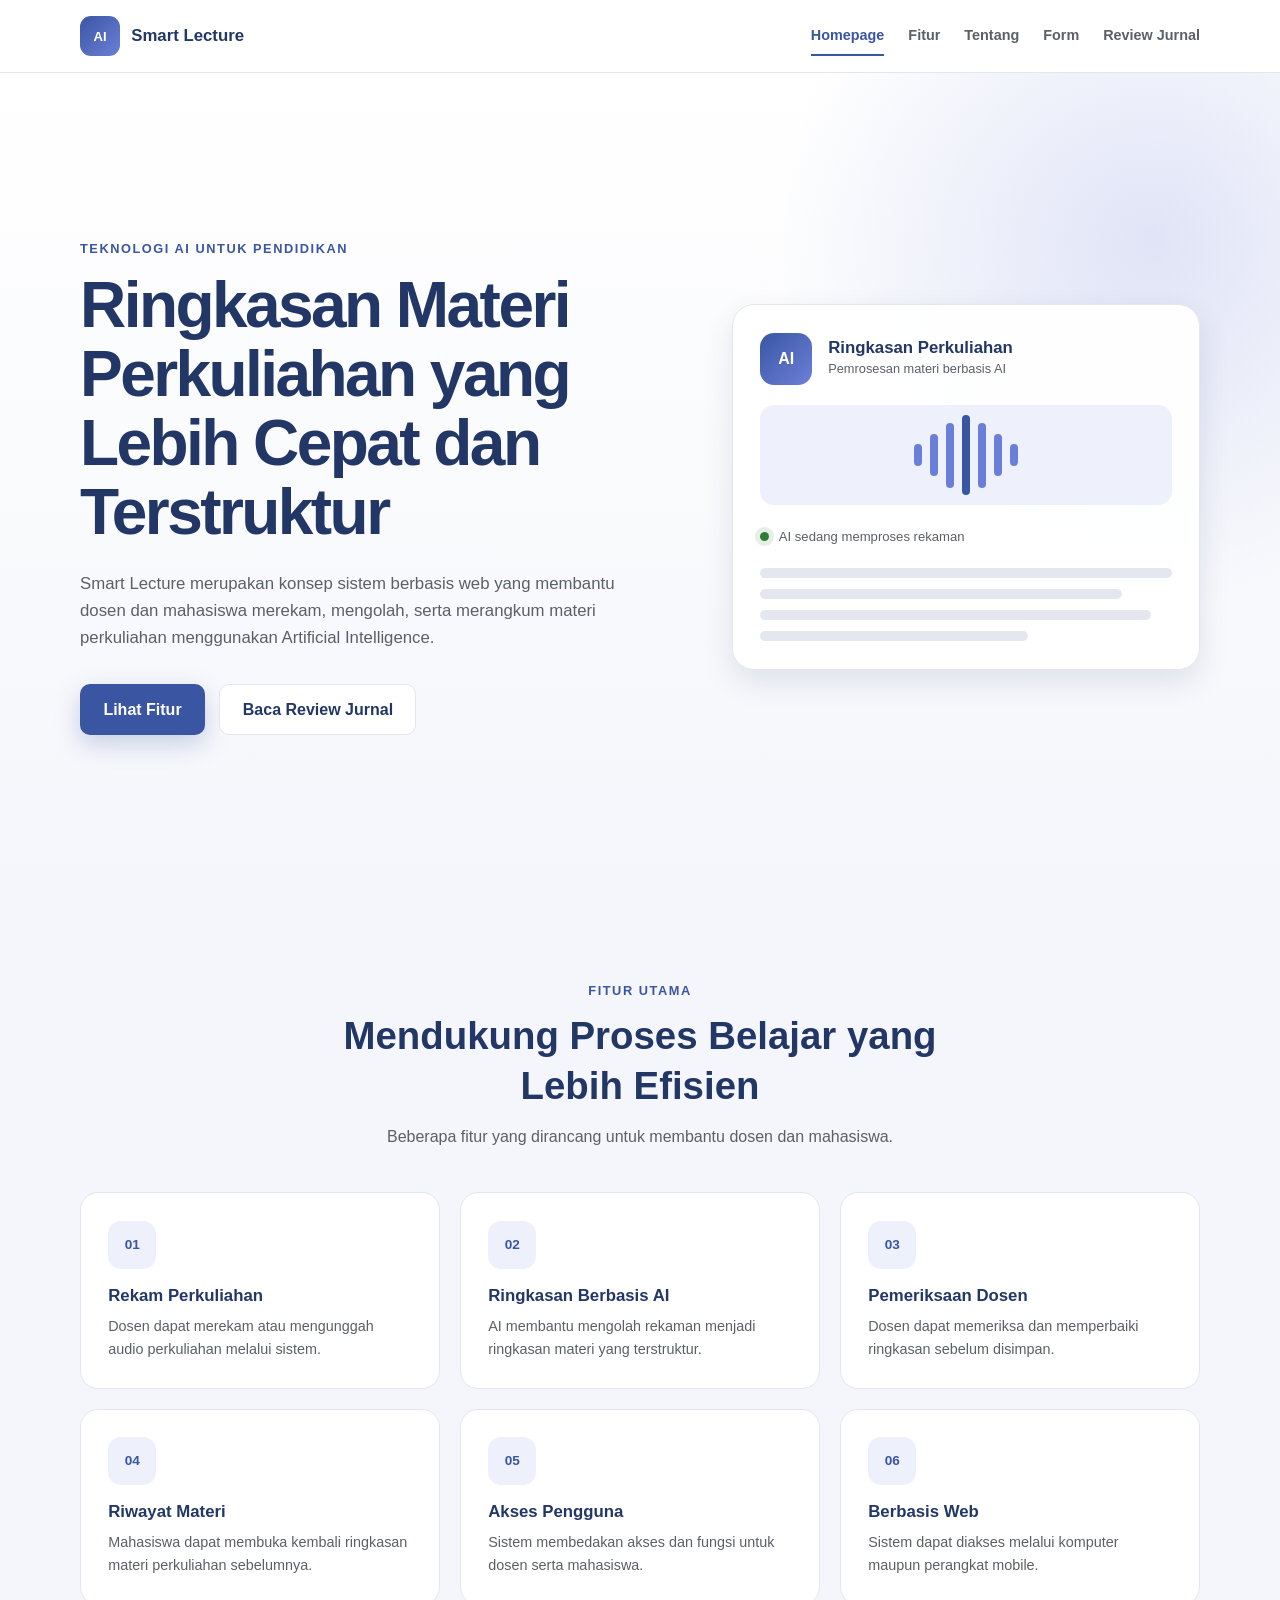
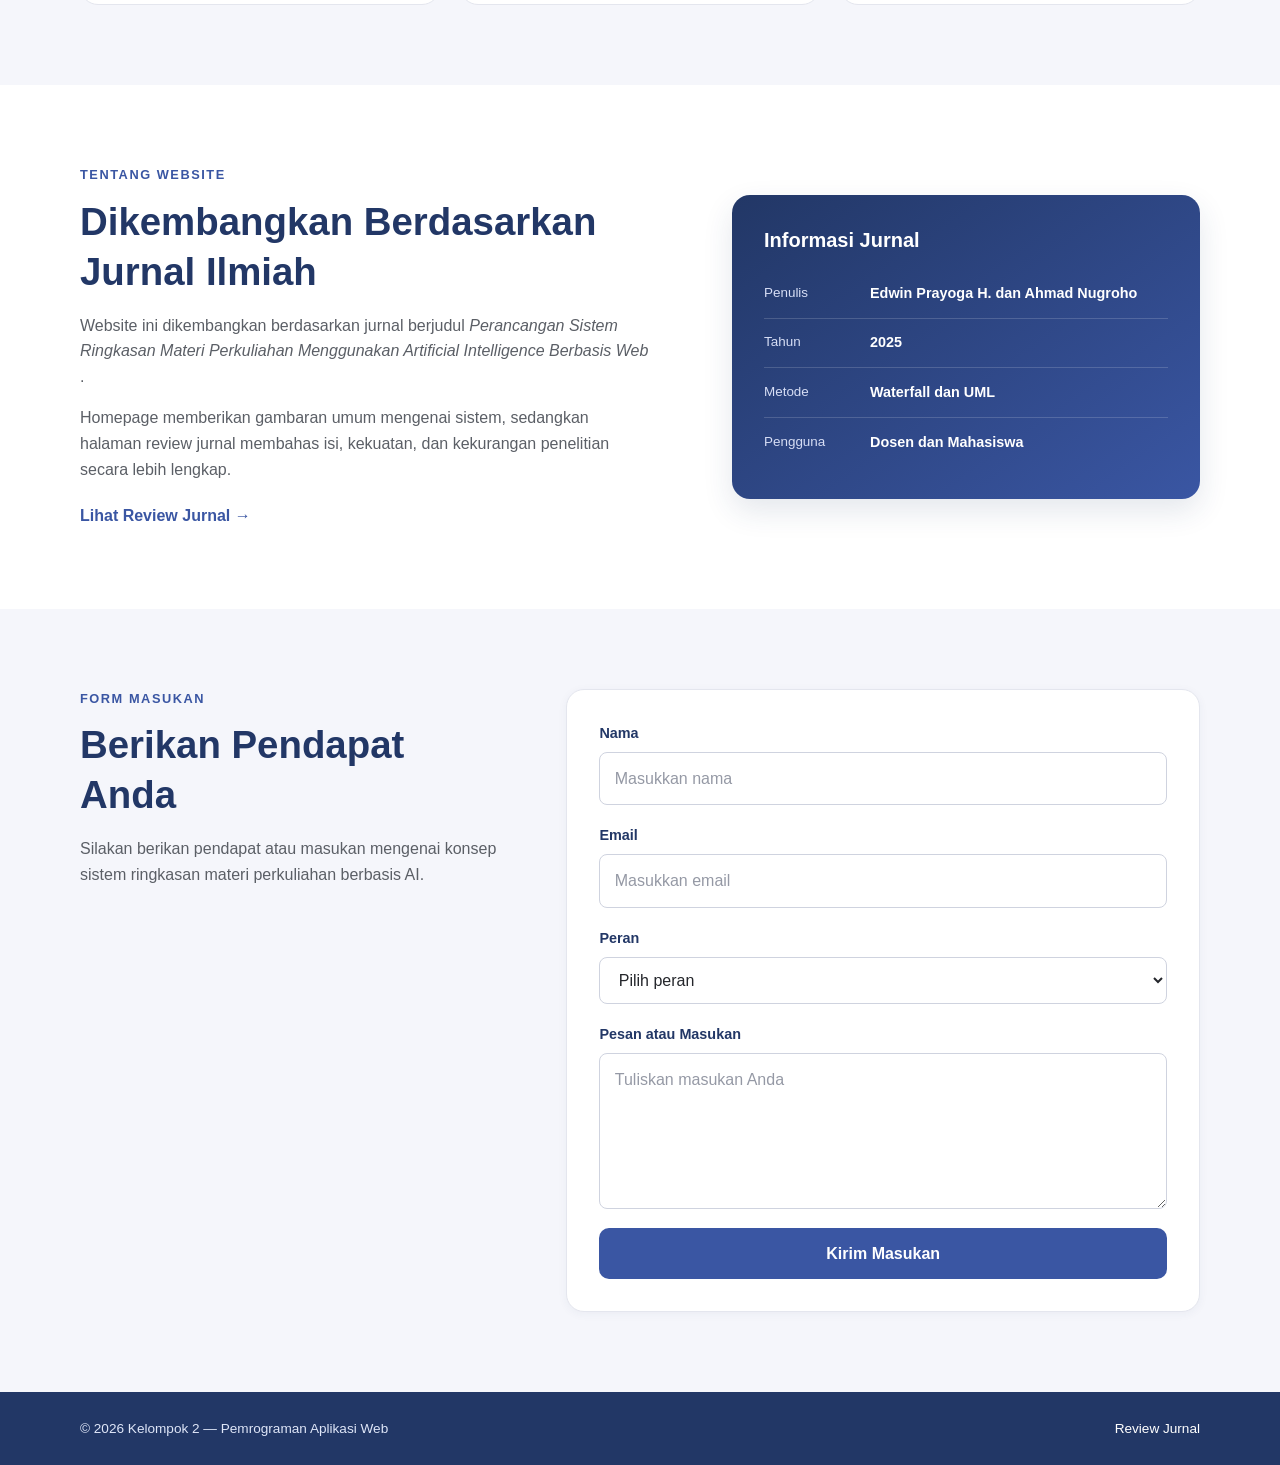
<file: index.html>
<!DOCTYPE html>
<html lang="id">
<head>
  <meta charset="UTF-8">
  <meta name="viewport" content="width=device-width, initial-scale=1.0">

  <title>Smart Lecture | Homepage</title>

  <link rel="stylesheet" href="css/style.css">
</head>

<body class="homepage">

  <!-- Header dan navigasi menggunakan Flexbox -->
  <header class="home-header">
    <div class="home-container navbar">

      <a href="index.html" class="logo">
        <span class="logo-icon">AI</span>
        <span>Smart Lecture</span>
      </a>

      <nav>
        <ul class="nav-menu">
          <li><a href="index.html" class="active">Homepage</a></li>
          <li><a href="#fitur">Fitur</a></li>
          <li><a href="#tentang">Tentang</a></li>
          <li><a href="#form">Form</a></li>
          <li><a href="landing-page.html">Review Jurnal</a></li>
        </ul>
      </nav>

    </div>
  </header>

  <main>

    <!-- Hero section menggunakan CSS Grid -->
    <section class="hero-section">
      <div class="home-container hero-grid">

        <div class="hero-text">
          <p class="hero-label">Teknologi AI untuk Pendidikan</p>

          <h1>
            Ringkasan Materi Perkuliahan yang Lebih Cepat dan Terstruktur
          </h1>

          <p class="hero-description">
            Smart Lecture merupakan konsep sistem berbasis web yang membantu
            dosen dan mahasiswa merekam, mengolah, serta merangkum materi
            perkuliahan menggunakan Artificial Intelligence.
          </p>

          <div class="hero-buttons">
            <a href="#fitur" class="button primary-button">
              Lihat Fitur
            </a>

            <a href="landing-page.html" class="button secondary-button">
              Baca Review Jurnal
            </a>
          </div>
        </div>

        <div class="hero-card">
          <div class="hero-card-header">
            <span class="card-icon">AI</span>

            <div>
              <h2>Ringkasan Perkuliahan</h2>
              <p>Pemrosesan materi berbasis AI</p>
            </div>
          </div>

          <div class="audio-box">
            <span></span>
            <span></span>
            <span></span>
            <span></span>
            <span></span>
            <span></span>
            <span></span>
          </div>

          <div class="process-status">
            <span class="status-dot"></span>
            AI sedang memproses rekaman
          </div>

          <div class="summary-preview">
            <span></span>
            <span></span>
            <span></span>
            <span></span>
          </div>
        </div>

      </div>
    </section>

    <!-- Daftar fitur menggunakan CSS Grid -->
    <section class="feature-section" id="fitur">
      <div class="home-container">

        <div class="section-title">
          <p>Fitur Utama</p>
          <h2>Mendukung Proses Belajar yang Lebih Efisien</h2>
          <span>
            Beberapa fitur yang dirancang untuk membantu dosen dan mahasiswa.
          </span>
        </div>

        <div class="feature-grid">

          <article class="feature-card">
            <div class="feature-icon">01</div>
            <h3>Rekam Perkuliahan</h3>
            <p>
              Dosen dapat merekam atau mengunggah audio perkuliahan melalui
              sistem.
            </p>
          </article>

          <article class="feature-card">
            <div class="feature-icon">02</div>
            <h3>Ringkasan Berbasis AI</h3>
            <p>
              AI membantu mengolah rekaman menjadi ringkasan materi yang
              terstruktur.
            </p>
          </article>

          <article class="feature-card">
            <div class="feature-icon">03</div>
            <h3>Pemeriksaan Dosen</h3>
            <p>
              Dosen dapat memeriksa dan memperbaiki ringkasan sebelum
              disimpan.
            </p>
          </article>

          <article class="feature-card">
            <div class="feature-icon">04</div>
            <h3>Riwayat Materi</h3>
            <p>
              Mahasiswa dapat membuka kembali ringkasan materi perkuliahan
              sebelumnya.
            </p>
          </article>

          <article class="feature-card">
            <div class="feature-icon">05</div>
            <h3>Akses Pengguna</h3>
            <p>
              Sistem membedakan akses dan fungsi untuk dosen serta mahasiswa.
            </p>
          </article>

          <article class="feature-card">
            <div class="feature-icon">06</div>
            <h3>Berbasis Web</h3>
            <p>
              Sistem dapat diakses melalui komputer maupun perangkat mobile.
            </p>
          </article>

        </div>
      </div>
    </section>

    <!-- Bagian tentang -->
    <section class="about-section" id="tentang">
      <div class="home-container about-grid">

        <div class="about-text">
          <p class="section-label">Tentang Website</p>

          <h2>Dikembangkan Berdasarkan Jurnal Ilmiah</h2>

          <p>
            Website ini dikembangkan berdasarkan jurnal berjudul
            <em>
              Perancangan Sistem Ringkasan Materi Perkuliahan Menggunakan
              Artificial Intelligence Berbasis Web
            </em>.
          </p>

          <p>
            Homepage memberikan gambaran umum mengenai sistem, sedangkan
            halaman review jurnal membahas isi, kekuatan, dan kekurangan
            penelitian secara lebih lengkap.
          </p>

          <a href="landing-page.html" class="about-link">
            Lihat Review Jurnal →
          </a>
        </div>

        <div class="journal-card">
          <h3>Informasi Jurnal</h3>

          <dl>
            <div>
              <dt>Penulis</dt>
              <dd>Edwin Prayoga H. dan Ahmad Nugroho</dd>
            </div>

            <div>
              <dt>Tahun</dt>
              <dd>2025</dd>
            </div>

            <div>
              <dt>Metode</dt>
              <dd>Waterfall dan UML</dd>
            </div>

            <div>
              <dt>Pengguna</dt>
              <dd>Dosen dan Mahasiswa</dd>
            </div>
          </dl>
        </div>

      </div>
    </section>

    <!-- Form dengan label dan input -->
    <section class="form-section" id="form">
      <div class="home-container form-grid">

        <div class="form-description">
          <p class="section-label">Form Masukan</p>

          <h2>Berikan Pendapat Anda</h2>

          <p>
            Silakan berikan pendapat atau masukan mengenai konsep sistem
            ringkasan materi perkuliahan berbasis AI.
          </p>
        </div>

        <form class="feedback-form">

          <div class="form-group">
            <label for="nama">Nama</label>
            <input
              type="text"
              id="nama"
              name="nama"
              placeholder="Masukkan nama"
              required
            >
          </div>

          <div class="form-group">
            <label for="email">Email</label>
            <input
              type="email"
              id="email"
              name="email"
              placeholder="Masukkan email"
              required
            >
          </div>

          <div class="form-group">
            <label for="peran">Peran</label>
            <select id="peran" name="peran" required>
              <option value="">Pilih peran</option>
              <option value="mahasiswa">Mahasiswa</option>
              <option value="dosen">Dosen</option>
              <option value="lainnya">Lainnya</option>
            </select>
          </div>

          <div class="form-group">
            <label for="pesan">Pesan atau Masukan</label>
            <textarea
              id="pesan"
              name="pesan"
              rows="5"
              placeholder="Tuliskan masukan Anda"
              required
            ></textarea>
          </div>

          <button type="submit" class="submit-button">
            Kirim Masukan
          </button>

        </form>

      </div>
    </section>

  </main>

  <footer class="home-footer">
    <div class="home-container footer-content">
      <p>© 2026 Kelompok 2 — Pemrograman Aplikasi Web</p>
      <a href="landing-page.html">Review Jurnal</a>
    </div>
  </footer>

</body>
</html>
</file>
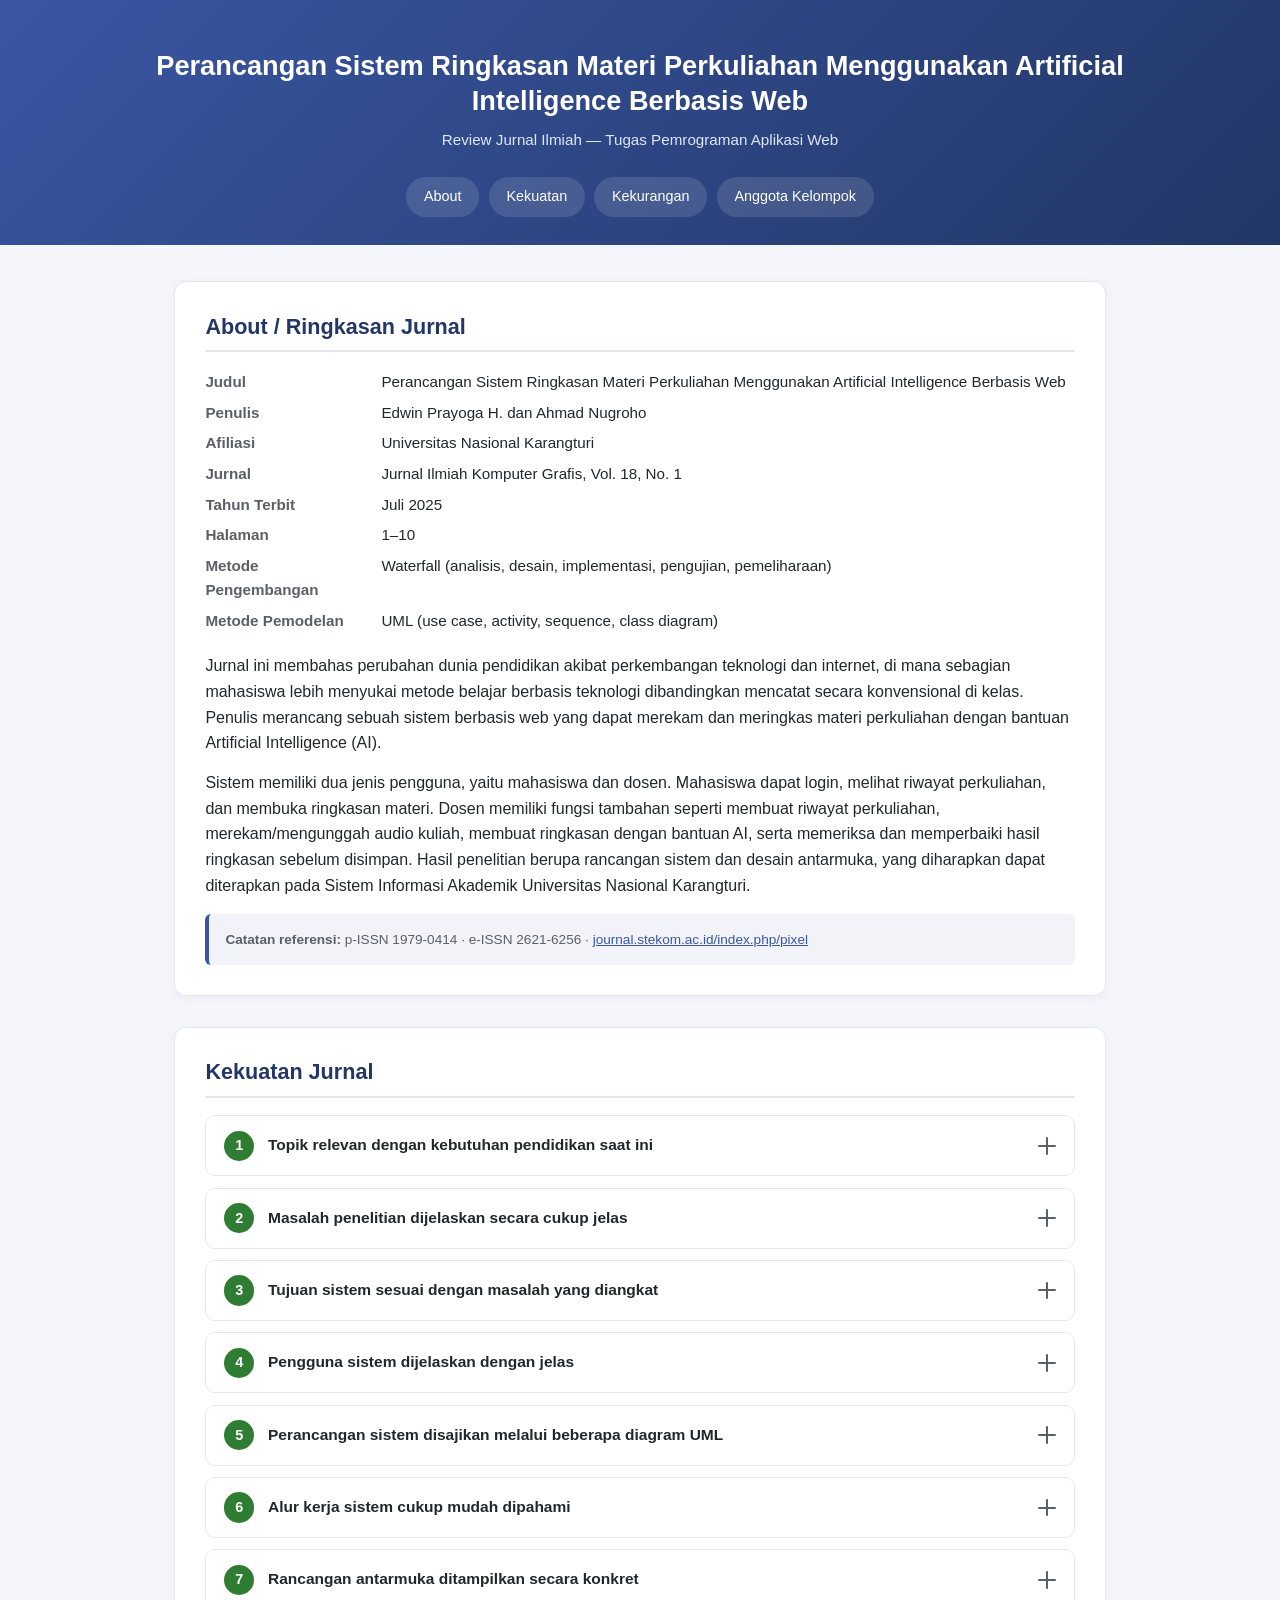
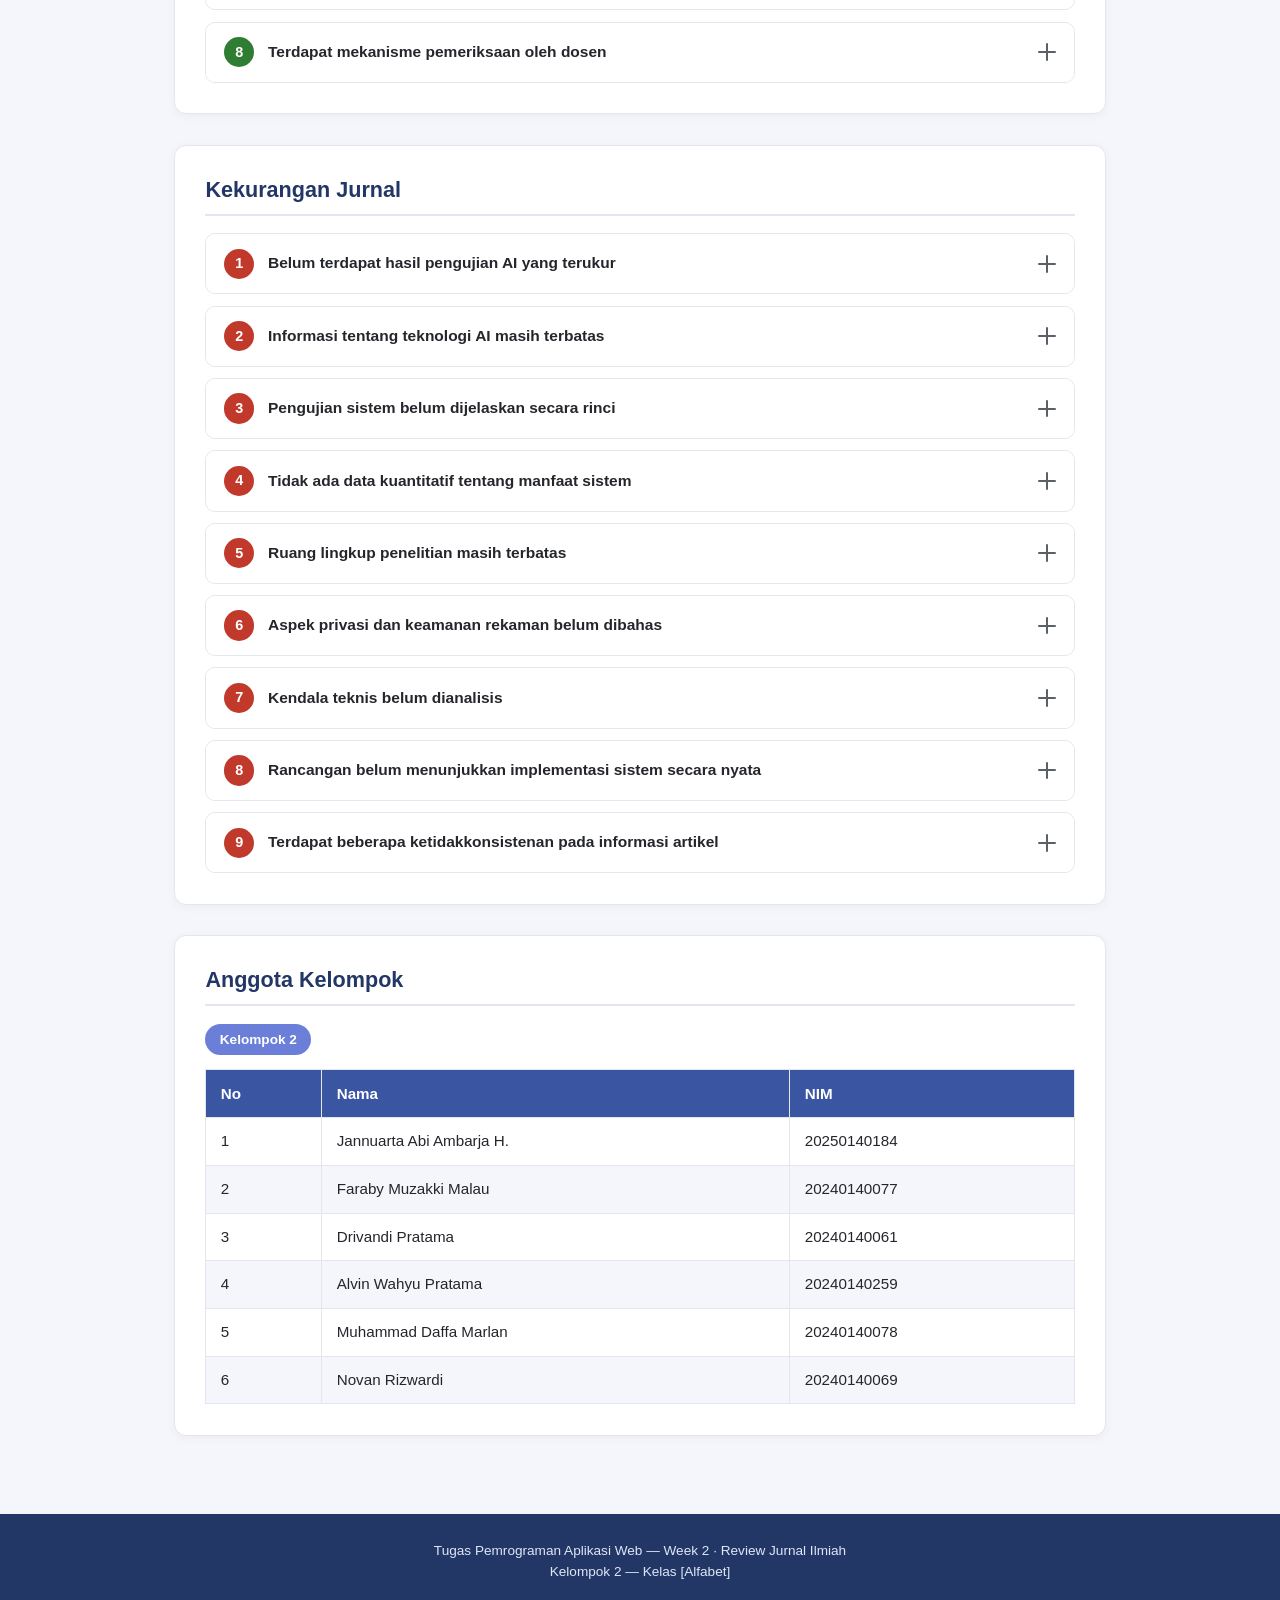
<file: landing-page.html>
<!DOCTYPE html>
<html lang="id">
<head>
  <meta charset="UTF-8">
  <meta name="viewport" content="width=device-width, initial-scale=1.0">
  <title>Review Jurnal | Perancangan Sistem Ringkasan Materi Perkuliahan Berbasis AI</title>
  <link rel="stylesheet" href="css/style.css">
</head>
<body>

  <header>
    <h1>Perancangan Sistem Ringkasan Materi Perkuliahan Menggunakan Artificial Intelligence Berbasis Web</h1>
    <p class="subtitle">Review Jurnal Ilmiah — Tugas Pemrograman Aplikasi Web</p>

    <nav>
      <ul>
        <li><a href="#about">About</a></li>
        <li><a href="#kekuatan">Kekuatan</a></li>
        <li><a href="#kekurangan">Kekurangan</a></li>
        <li><a href="#anggota">Anggota Kelompok</a></li>
      </ul>
    </nav>
  </header>

  <main>

    <section id="about">
      <h2>About / Ringkasan Jurnal</h2>
      <article>
        <dl class="journal-meta">
          <dt>Judul</dt>
          <dd>Perancangan Sistem Ringkasan Materi Perkuliahan Menggunakan Artificial Intelligence Berbasis Web</dd>

          <dt>Penulis</dt>
          <dd>Edwin Prayoga H. dan Ahmad Nugroho</dd>

          <dt>Afiliasi</dt>
          <dd>Universitas Nasional Karangturi</dd>

          <dt>Jurnal</dt>
          <dd>Jurnal Ilmiah Komputer Grafis, Vol. 18, No. 1</dd>

          <dt>Tahun Terbit</dt>
          <dd>Juli 2025</dd>

          <dt>Halaman</dt>
          <dd>1–10</dd>

          <dt>Metode Pengembangan</dt>
          <dd>Waterfall (analisis, desain, implementasi, pengujian, pemeliharaan)</dd>

          <dt>Metode Pemodelan</dt>
          <dd>UML (use case, activity, sequence, class diagram)</dd>
        </dl>

        <p>
          Jurnal ini membahas perubahan dunia pendidikan akibat perkembangan teknologi dan internet, di mana
          sebagian mahasiswa lebih menyukai metode belajar berbasis teknologi dibandingkan mencatat secara
          konvensional di kelas. Penulis merancang sebuah sistem berbasis web yang dapat merekam dan meringkas
          materi perkuliahan dengan bantuan Artificial Intelligence (AI).
        </p>
        <p>
          Sistem memiliki dua jenis pengguna, yaitu mahasiswa dan dosen. Mahasiswa dapat login, melihat riwayat
          perkuliahan, dan membuka ringkasan materi. Dosen memiliki fungsi tambahan seperti membuat riwayat
          perkuliahan, merekam/mengunggah audio kuliah, membuat ringkasan dengan bantuan AI, serta memeriksa dan
          memperbaiki hasil ringkasan sebelum disimpan. Hasil penelitian berupa rancangan sistem dan desain
          antarmuka, yang diharapkan dapat diterapkan pada Sistem Informasi Akademik Universitas Nasional
          Karangturi.
        </p>
      </article>

      <aside>
        <p><strong>Catatan referensi:</strong> p-ISSN 1979-0414 · e-ISSN 2621-6256 ·
          <a href="http://journal.stekom.ac.id/index.php/pixel" target="_blank" rel="noopener">journal.stekom.ac.id/index.php/pixel</a>
        </p>
      </aside>
    </section>

    <section id="kekuatan">
      <h2>Kekuatan Jurnal</h2>
      <ol class="point-list strength">

        <li class="point-item">
          <button class="point-toggle" aria-expanded="false">
            <span class="point-number">1</span>
            <span class="point-title">Topik relevan dengan kebutuhan pendidikan saat ini</span>
            <span class="point-icon" aria-hidden="true"></span>
          </button>
          <div class="point-detail">
            <p>Jurnal membahas pemanfaatan AI untuk membantu proses perkuliahan, khususnya pencatatan dan peringkasan materi.</p>
          </div>
        </li>

        <li class="point-item">
          <button class="point-toggle" aria-expanded="false">
            <span class="point-number">2</span>
            <span class="point-title">Masalah penelitian dijelaskan secara cukup jelas</span>
            <span class="point-icon" aria-hidden="true"></span>
          </button>
          <div class="point-detail">
            <p>Penulis menghubungkan kegiatan mencatat dengan kemungkinan berkurangnya fokus mahasiswa dalam mengikuti interaksi pembelajaran.</p>
          </div>
        </li>

        <li class="point-item">
          <button class="point-toggle" aria-expanded="false">
            <span class="point-number">3</span>
            <span class="point-title">Tujuan sistem sesuai dengan masalah yang diangkat</span>
            <span class="point-icon" aria-hidden="true"></span>
          </button>
          <div class="point-detail">
            <p>Sistem yang dirancang memang diarahkan untuk merekam perkuliahan, menghasilkan ringkasan, dan menyimpan dokumentasi materi.</p>
          </div>
        </li>

        <li class="point-item">
          <button class="point-toggle" aria-expanded="false">
            <span class="point-number">4</span>
            <span class="point-title">Pengguna sistem dijelaskan dengan jelas</span>
            <span class="point-icon" aria-hidden="true"></span>
          </button>
          <div class="point-detail">
            <p>Jurnal membedakan hak akses mahasiswa dan dosen. Mahasiswa berperan sebagai pengguna ringkasan, sedangkan dosen dapat membuat, memeriksa, dan mengubah ringkasan.</p>
          </div>
        </li>

        <li class="point-item">
          <button class="point-toggle" aria-expanded="false">
            <span class="point-number">5</span>
            <span class="point-title">Perancangan sistem disajikan melalui beberapa diagram UML</span>
            <span class="point-icon" aria-hidden="true"></span>
          </button>
          <div class="point-detail">
            <p>Penggunaan use case diagram, activity diagram, sequence diagram, dan class diagram membantu pembaca memahami fungsi, alur aktivitas, proses antarobjek, serta hubungan kelas dalam sistem.</p>
          </div>
        </li>

        <li class="point-item">
          <button class="point-toggle" aria-expanded="false">
            <span class="point-number">6</span>
            <span class="point-title">Alur kerja sistem cukup mudah dipahami</span>
            <span class="point-icon" aria-hidden="true"></span>
          </button>
          <div class="point-detail">
            <p>Prosesnya dimulai dari login, pemilihan riwayat perkuliahan, perekaman atau pengunggahan audio, pemrosesan AI, pemeriksaan hasil, lalu penyimpanan data.</p>
          </div>
        </li>

        <li class="point-item">
          <button class="point-toggle" aria-expanded="false">
            <span class="point-number">7</span>
            <span class="point-title">Rancangan antarmuka ditampilkan secara konkret</span>
            <span class="point-icon" aria-hidden="true"></span>
          </button>
          <div class="point-detail">
            <p>Jurnal menyertakan desain halaman login, beranda, riwayat perkuliahan, ringkasan materi, serta halaman pembuatan riwayat perkuliahan dosen.</p>
          </div>
        </li>

        <li class="point-item">
          <button class="point-toggle" aria-expanded="false">
            <span class="point-number">8</span>
            <span class="point-title">Terdapat mekanisme pemeriksaan oleh dosen</span>
            <span class="point-icon" aria-hidden="true"></span>
          </button>
          <div class="point-detail">
            <p>Hasil AI tidak langsung dianggap benar, tetapi ditampilkan kembali agar dosen dapat memeriksa dan memperbaiki ringkasan. Hal ini penting karena ringkasan AI masih mungkin mengandung kesalahan.</p>
          </div>
        </li>

      </ol>
    </section>

    <section id="kekurangan">
      <h2>Kekurangan Jurnal</h2>
      <ol class="point-list weakness">

        <li class="point-item">
          <button class="point-toggle" aria-expanded="false">
            <span class="point-number">1</span>
            <span class="point-title">Belum terdapat hasil pengujian AI yang terukur</span>
            <span class="point-icon" aria-hidden="true"></span>
          </button>
          <div class="point-detail">
            <p>Jurnal tidak menyajikan ukuran akurasi ringkasan, tingkat kesalahan transkripsi, kualitas hasil ringkasan, atau perbandingan hasil AI dengan ringkasan buatan manusia.</p>
          </div>
        </li>

        <li class="point-item">
          <button class="point-toggle" aria-expanded="false">
            <span class="point-number">2</span>
            <span class="point-title">Informasi tentang teknologi AI masih terbatas</span>
            <span class="point-icon" aria-hidden="true"></span>
          </button>
          <div class="point-detail">
            <p>Penulis menyebut adanya model AI yang memproses rekaman audio, tetapi tidak menjelaskan nama model, algoritma, layanan, bahasa pemrograman, atau teknologi pengenalan suara yang digunakan.</p>
          </div>
        </li>

        <li class="point-item">
          <button class="point-toggle" aria-expanded="false">
            <span class="point-number">3</span>
            <span class="point-title">Pengujian sistem belum dijelaskan secara rinci</span>
            <span class="point-icon" aria-hidden="true"></span>
          </button>
          <div class="point-detail">
            <p>Disebutkan sistem akan diuji oleh calon pengguna, tetapi jurnal tidak menyampaikan jumlah penguji, instrumen pengujian, skenario pengujian, hasil pengujian, maupun persentase keberhasilan setiap fungsi.</p>
          </div>
        </li>

        <li class="point-item">
          <button class="point-toggle" aria-expanded="false">
            <span class="point-number">4</span>
            <span class="point-title">Tidak ada data kuantitatif tentang manfaat sistem</span>
            <span class="point-icon" aria-hidden="true"></span>
          </button>
          <div class="point-detail">
            <p>Klaim bahwa sistem dapat meningkatkan interaksi, minat belajar, atau kualitas pendidikan belum dibuktikan melalui survei, eksperimen, atau perbandingan sebelum dan sesudah penggunaan sistem.</p>
          </div>
        </li>

        <li class="point-item">
          <button class="point-toggle" aria-expanded="false">
            <span class="point-number">5</span>
            <span class="point-title">Ruang lingkup penelitian masih terbatas</span>
            <span class="point-icon" aria-hidden="true"></span>
          </button>
          <div class="point-detail">
            <p>Penelitian dilakukan berdasarkan pengamatan terhadap SIA Universitas Nasional Karangturi dan wawancara dengan mahasiswa serta dosen, tetapi jumlah responden dan karakteristiknya tidak dijelaskan.</p>
          </div>
        </li>

        <li class="point-item">
          <button class="point-toggle" aria-expanded="false">
            <span class="point-number">6</span>
            <span class="point-title">Aspek privasi dan keamanan rekaman belum dibahas</span>
            <span class="point-icon" aria-hidden="true"></span>
          </button>
          <div class="point-detail">
            <p>Sistem memproses audio perkuliahan yang kemungkinan memuat suara dosen dan mahasiswa. Jurnal belum menjelaskan izin perekaman, perlindungan data, hak akses rekaman, lama penyimpanan, atau keamanan data.</p>
          </div>
        </li>

        <li class="point-item">
          <button class="point-toggle" aria-expanded="false">
            <span class="point-number">7</span>
            <span class="point-title">Kendala teknis belum dianalisis</span>
            <span class="point-icon" aria-hidden="true"></span>
          </button>
          <div class="point-detail">
            <p>Jurnal belum membahas pengaruh kualitas suara, kebisingan kelas, banyaknya pembicara, penggunaan bahasa atau istilah teknis, serta kemungkinan gangguan jaringan terhadap hasil AI.</p>
          </div>
        </li>

        <li class="point-item">
          <button class="point-toggle" aria-expanded="false">
            <span class="point-number">8</span>
            <span class="point-title">Rancangan belum menunjukkan implementasi sistem secara nyata</span>
            <span class="point-icon" aria-hidden="true"></span>
          </button>
          <div class="point-detail">
            <p>Walaupun terdapat desain antarmuka menggunakan Figma, isi jurnal lebih banyak menunjukkan rancangan dan tampilan. Belum ditunjukkan bukti bahwa sistem telah digunakan dalam perkuliahan nyata secara menyeluruh.</p>
          </div>
        </li>

        <li class="point-item">
          <button class="point-toggle" aria-expanded="false">
            <span class="point-number">9</span>
            <span class="point-title">Terdapat beberapa ketidakkonsistenan pada informasi artikel</span>
            <span class="point-icon" aria-hidden="true"></span>
          </button>
          <div class="point-detail">
            <p>Header halaman pertama mencantumkan rentang halaman 1–8, sedangkan bagian lain mencantumkan 1–10. Informasi tanggal penerimaan pada bagian awal juga tampak tidak konsisten dengan riwayat artikel.</p>
          </div>
        </li>

      </ol>
    </section>

    <section id="anggota">
      <h2>Anggota Kelompok</h2>
      <p class="group-label">Kelompok 2</p>
      <table class="member-table">
        <thead>
          <tr>
            <th>No</th>
            <th>Nama</th>
            <th>NIM</th>
          </tr>
        </thead>
        <tbody>
          <tr>
            <td>1</td>
            <td>Jannuarta Abi Ambarja H.</td>
            <td>20250140184</td>
          </tr>
          <tr>
            <td>2</td>
            <td>Faraby Muzakki Malau</td>
            <td>20240140077</td>
          </tr>
          <tr>
            <td>3</td>
            <td>Drivandi Pratama</td>
            <td>20240140061</td>
          </tr>
          <tr>
            <td>4</td>
            <td>Alvin Wahyu Pratama</td>
            <td>20240140259</td>
          </tr>
          <tr>
            <td>5</td>
            <td>Muhammad Daffa Marlan</td>
            <td>20240140078</td>
          </tr>
          <tr>
            <td>6</td>
            <td>Novan Rizwardi</td>
            <td>20240140069</td>
          </tr>
        </tbody>
      </table>
    </section>

  </main>

  <footer>
    <p>Tugas Pemrograman Aplikasi Web — Week 2 · Review Jurnal Ilmiah</p>
    <p>Kelompok 2 — Kelas [Alfabet]</p>
  </footer>

  <script>
    document.querySelectorAll('.point-toggle').forEach(function (btn) {
      btn.addEventListener('click', function () {
        var item = btn.closest('.point-item');
        var detail = item.querySelector('.point-detail');
        var isOpen = btn.getAttribute('aria-expanded') === 'true';

        if (isOpen) {
          detail.style.maxHeight = null;
          btn.setAttribute('aria-expanded', 'false');
          item.classList.remove('open');
        } else {
          btn.setAttribute('aria-expanded', 'true');
          item.classList.add('open');
          detail.style.maxHeight = detail.scrollHeight + 'px';
        }
      });
    });
  </script>

</body>
</html>
</file>
<file: css/style.css>
/* ==========================================================
   1. RESET, VARIABLES, DAN BASE
   ========================================================== */

* {
  box-sizing: border-box;
  margin: 0;
  padding: 0;
}

:root {
  --color-bg: #f5f6fb;
  --color-surface: #ffffff;
  --color-primary: #3a56a3;
  --color-primary-dark: #223766;
  --color-accent: #6c7fd8;
  --color-strength: #2e7d32;
  --color-weakness: #c0392b;
  --color-text: #24262b;
  --color-muted: #5b5f66;
  --color-border: #e4e6ee;
  --color-soft: #eef1fb;

  --radius-small: 8px;
  --radius: 12px;
  --radius-large: 18px;

  --max-width: 1120px;

  --shadow-small: 0 2px 10px rgba(34, 55, 102, 0.05);
  --shadow: 0 12px 30px rgba(34, 55, 102, 0.12);

  --transition-fast: 0.2s ease;
  --transition-smooth: 0.35s cubic-bezier(0.4, 0, 0.2, 1);

  font-family: "Segoe UI", Roboto, Arial, sans-serif;
}

html {
  scroll-behavior: smooth;
}

body {
  background-color: var(--color-bg);
  color: var(--color-text);
  line-height: 1.6;
}

img {
  display: block;
  max-width: 100%;
}

a {
  color: var(--color-primary);
}

button,
input,
select,
textarea {
  font: inherit;
}

h1,
h2,
h3 {
  color: var(--color-primary-dark);
  line-height: 1.3;
}

/* ==========================================================
   2. LANDING PAGE LAMA
   Semua style ini berlaku ketika body tidak memiliki
   class="homepage"
   ========================================================== */

body:not(.homepage) > header {
  padding: 3rem 1.5rem 1.75rem;
  background:
    linear-gradient(
      135deg,
      var(--color-primary),
      var(--color-primary-dark)
    );
  color: #ffffff;
  text-align: center;
}

body:not(.homepage) > header h1 {
  max-width: 980px;
  margin: 0 auto 0.6rem;
  color: #ffffff;
  font-size: 1.7rem;
}

body:not(.homepage) > header .subtitle {
  margin-bottom: 1.5rem;
  color: #dfe6f8;
  font-size: 0.95rem;
}

body:not(.homepage) nav ul {
  display: flex;
  flex-wrap: wrap;
  justify-content: center;
  gap: 0.6rem;
  list-style: none;
}

body:not(.homepage) nav a {
  display: inline-block;
  padding: 0.55rem 1.1rem;
  border-radius: 999px;
  background-color: rgba(255, 255, 255, 0.12);
  color: #ffffff;
  font-size: 0.9rem;
  text-decoration: none;
  transition:
    background-color var(--transition-fast),
    transform var(--transition-fast);
}

body:not(.homepage) nav a:hover {
  background-color: rgba(255, 255, 255, 0.28);
  transform: translateY(-2px);
}

body:not(.homepage) main {
  max-width: 980px;
  margin: 0 auto;
  padding: 2.25rem 1.5rem 3rem;
}

body:not(.homepage) main > section {
  margin-bottom: 1.9rem;
  padding: 1.9rem;
  scroll-margin-top: 1rem;
  border: 1px solid var(--color-border);
  border-radius: var(--radius);
  background-color: var(--color-surface);
  box-shadow: var(--shadow-small);
}

body:not(.homepage) main > section h2 {
  margin-bottom: 1.1rem;
  padding-bottom: 0.6rem;
  border-bottom: 2px solid var(--color-border);
  font-size: 1.35rem;
}

/* Informasi jurnal */

.journal-meta {
  display: grid;
  grid-template-columns: 160px 1fr;
  gap: 0.4rem 1rem;
  margin-bottom: 1.25rem;
  font-size: 0.95rem;
}

.journal-meta dt {
  color: var(--color-muted);
  font-weight: 600;
}

.journal-meta dd {
  color: var(--color-text);
}

body:not(.homepage) article p {
  margin-bottom: 0.9rem;
}

body:not(.homepage) aside {
  margin-top: 1rem;
  padding: 0.9rem 1rem;
  border-left: 4px solid var(--color-primary);
  border-radius: 6px;
  background-color: #f1f3f9;
  color: var(--color-muted);
  font-size: 0.85rem;
}

/* Accordion kekuatan dan kekurangan */

.point-list {
  display: grid;
  gap: 0.7rem;
  list-style: none;
}

.point-item {
  overflow: hidden;
  border: 1px solid var(--color-border);
  border-radius: 10px;
  transition:
    border-color var(--transition-fast),
    box-shadow var(--transition-smooth);
}

.point-item.open {
  box-shadow: 0 4px 14px rgba(34, 55, 102, 0.08);
}

.point-toggle {
  width: 100%;
  display: flex;
  align-items: center;
  gap: 0.85rem;
  padding: 0.9rem 1.1rem;
  border: none;
  background-color: var(--color-surface);
  color: var(--color-text);
  cursor: pointer;
  text-align: left;
}

.point-toggle:hover {
  background-color: #f8f9fd;
}

.point-number {
  width: 1.9rem;
  height: 1.9rem;
  flex: 0 0 auto;
  display: inline-flex;
  align-items: center;
  justify-content: center;
  border-radius: 50%;
  color: #ffffff;
  font-size: 0.9rem;
  font-weight: 700;
}

.strength .point-number {
  background-color: var(--color-strength);
}

.weakness .point-number {
  background-color: var(--color-weakness);
}

.point-title {
  flex: 1 1 auto;
  font-size: 0.97rem;
  font-weight: 600;
}

.point-icon {
  position: relative;
  width: 1.1rem;
  height: 1.1rem;
  flex: 0 0 auto;
}

.point-icon::before,
.point-icon::after {
  content: "";
  position: absolute;
  border-radius: 2px;
  background-color: var(--color-muted);
  transition:
    transform var(--transition-smooth),
    opacity var(--transition-smooth);
}

.point-icon::before {
  top: 50%;
  left: 0;
  width: 100%;
  height: 2px;
  transform: translateY(-50%);
}

.point-icon::after {
  top: 0;
  left: 50%;
  width: 2px;
  height: 100%;
  transform: translateX(-50%);
}

.point-item.open .point-icon::after {
  opacity: 0;
  transform: translateX(-50%) rotate(90deg);
}

.point-item.open .point-icon::before {
  background-color: var(--color-primary);
}

.point-detail {
  overflow: hidden;
  max-height: 0;
  background-color: #fafbfe;
  transition: max-height var(--transition-smooth);
}

.point-detail p {
  padding: 0 1.1rem 1rem 3.05rem;
  color: var(--color-muted);
  font-size: 0.92rem;
}

.strength .point-item.open {
  border-color: var(--color-strength);
}

.weakness .point-item.open {
  border-color: var(--color-weakness);
}

/* Anggota kelompok */

.group-label {
  display: inline-block;
  margin-bottom: 0.9rem;
  padding: 0.3rem 0.9rem;
  border-radius: 999px;
  background-color: var(--color-accent);
  color: #ffffff;
  font-size: 0.85rem;
  font-weight: 600;
}

.member-table {
  width: 100%;
  border-collapse: collapse;
  font-size: 0.95rem;
}

.member-table th,
.member-table td {
  padding: 0.7rem 0.9rem;
  border: 1px solid var(--color-border);
  text-align: left;
}

.member-table thead {
  background-color: var(--color-primary);
  color: #ffffff;
}

.member-table tbody tr {
  transition: background-color var(--transition-fast);
}

.member-table tbody tr:nth-child(even) {
  background-color: #f4f6fb;
}

.member-table tbody tr:hover {
  background-color: #e8ecfb;
}

body:not(.homepage) > footer {
  padding: 1.6rem;
  background-color: var(--color-primary-dark);
  color: #dfe6f8;
  font-size: 0.85rem;
  text-align: center;
}

/* ==========================================================
   3. HOMEPAGE
   ========================================================== */

.homepage {
  overflow-x: hidden;
}

.home-container {
  width: min(100% - 3rem, var(--max-width));
  margin-inline: auto;
}

/* ==========================================================
   HEADER DAN NAVIGASI HOMEPAGE — FLEXBOX
   ========================================================== */

.home-header {
  position: sticky;
  top: 0;
  z-index: 100;
  border-bottom: 1px solid var(--color-border);
  background-color: rgba(255, 255, 255, 0.97);
  backdrop-filter: blur(10px);
}

.navbar {
  min-height: 72px;
  display: flex;
  align-items: center;
  justify-content: space-between;
  gap: 2rem;
}

.logo {
  display: flex;
  align-items: center;
  gap: 0.7rem;
  color: var(--color-primary-dark);
  font-size: 1.05rem;
  font-weight: 800;
  text-decoration: none;
}

.logo-icon {
  width: 40px;
  height: 40px;
  display: inline-flex;
  align-items: center;
  justify-content: center;
  border-radius: 11px;
  background:
    linear-gradient(
      135deg,
      var(--color-primary),
      var(--color-accent)
    );
  color: #ffffff;
  font-size: 0.82rem;
}

.nav-menu {
  display: flex;
  align-items: center;
  gap: 1.5rem;
  list-style: none;
}

.nav-menu a {
  position: relative;
  display: inline-block;
  padding: 0.5rem 0;
  color: var(--color-muted);
  font-size: 0.9rem;
  font-weight: 600;
  text-decoration: none;
  transition: color var(--transition-fast);
}

.nav-menu a::after {
  content: "";
  position: absolute;
  right: 0;
  bottom: 0;
  left: 0;
  height: 2px;
  background-color: var(--color-primary);
  transform: scaleX(0);
  transition: transform var(--transition-fast);
}

.nav-menu a:hover,
.nav-menu a.active {
  color: var(--color-primary);
}

.nav-menu a:hover::after,
.nav-menu a.active::after {
  transform: scaleX(1);
}

/* ==========================================================
   HERO SECTION — CSS GRID
   ========================================================== */

.hero-section {
  min-height: calc(100vh - 72px);
  display: flex;
  align-items: center;
  padding: 5rem 0;
  background:
    radial-gradient(
      circle at 90% 20%,
      rgba(108, 127, 216, 0.2),
      transparent 28%
    ),
    linear-gradient(
      180deg,
      #ffffff 0%,
      var(--color-bg) 100%
    );
}

.hero-grid {
  display: grid;
  grid-template-columns: 1.1fr 0.9fr;
  align-items: center;
  gap: 5rem;
}

.hero-label,
.section-label {
  margin-bottom: 0.7rem;
  color: var(--color-primary);
  font-size: 0.8rem;
  font-weight: 800;
  letter-spacing: 0.12em;
  text-transform: uppercase;
}

.hero-text h1 {
  max-width: 700px;
  color: var(--color-primary-dark);
  font-size: clamp(2.5rem, 5vw, 4.25rem);
  line-height: 1.08;
  letter-spacing: -0.04em;
}

.hero-description {
  max-width: 650px;
  margin: 1.5rem 0 2rem;
  color: var(--color-muted);
  font-size: 1.05rem;
}

.hero-buttons {
  display: flex;
  flex-wrap: wrap;
  gap: 0.9rem;
}

.button {
  min-height: 48px;
  display: inline-flex;
  align-items: center;
  justify-content: center;
  padding: 0.75rem 1.4rem;
  border: 1px solid transparent;
  border-radius: 10px;
  font-weight: 700;
  text-decoration: none;
  transition:
    background-color var(--transition-fast),
    box-shadow var(--transition-fast),
    transform var(--transition-fast);
}

.button:hover {
  transform: translateY(-2px);
}

.primary-button {
  background-color: var(--color-primary);
  box-shadow: 0 9px 24px rgba(58, 86, 163, 0.25);
  color: #ffffff;
}

.primary-button:hover {
  background-color: var(--color-primary-dark);
}

.secondary-button {
  border-color: var(--color-border);
  background-color: var(--color-surface);
  color: var(--color-primary-dark);
}

.secondary-button:hover {
  border-color: var(--color-primary);
}

/* Kartu hero */

.hero-card {
  padding: 1.7rem;
  border: 1px solid var(--color-border);
  border-radius: 22px;
  background-color: rgba(255, 255, 255, 0.96);
  box-shadow: var(--shadow);
}

.hero-card-header {
  display: flex;
  align-items: center;
  gap: 1rem;
}

.hero-card-header h2 {
  color: var(--color-primary-dark);
  font-size: 1.05rem;
}

.hero-card-header p {
  color: var(--color-muted);
  font-size: 0.8rem;
}

.card-icon {
  width: 52px;
  height: 52px;
  flex: 0 0 auto;
  display: inline-flex;
  align-items: center;
  justify-content: center;
  border-radius: 14px;
  background:
    linear-gradient(
      135deg,
      var(--color-primary),
      var(--color-accent)
    );
  color: #ffffff;
  font-weight: 800;
}

.audio-box {
  height: 100px;
  display: flex;
  align-items: center;
  justify-content: center;
  gap: 8px;
  margin: 1.3rem 0;
  border-radius: 14px;
  background-color: var(--color-soft);
}

.audio-box span {
  width: 8px;
  border-radius: 10px;
  background-color: var(--color-accent);
}

.audio-box span:nth-child(1),
.audio-box span:nth-child(7) {
  height: 22px;
}

.audio-box span:nth-child(2),
.audio-box span:nth-child(6) {
  height: 42px;
}

.audio-box span:nth-child(3),
.audio-box span:nth-child(5) {
  height: 65px;
}

.audio-box span:nth-child(4) {
  height: 80px;
  background-color: var(--color-primary);
}

.process-status {
  display: flex;
  align-items: center;
  gap: 0.6rem;
  color: var(--color-muted);
  font-size: 0.82rem;
}

.status-dot {
  width: 9px;
  height: 9px;
  border-radius: 50%;
  background-color: var(--color-strength);
  box-shadow: 0 0 0 5px rgba(46, 125, 50, 0.12);
}

.summary-preview {
  display: grid;
  gap: 0.7rem;
  margin-top: 1.3rem;
}

.summary-preview span {
  height: 10px;
  border-radius: 999px;
  background-color: #e4e7f0;
}

.summary-preview span:nth-child(2) {
  width: 88%;
}

.summary-preview span:nth-child(3) {
  width: 95%;
}

.summary-preview span:nth-child(4) {
  width: 65%;
}

/* ==========================================================
   DAFTAR FITUR — CSS GRID
   ========================================================== */

.feature-section {
  padding: 5rem 0;
}

.section-title {
  max-width: 700px;
  margin: 0 auto 2.7rem;
  text-align: center;
}

.section-title > p {
  margin-bottom: 0.6rem;
  color: var(--color-primary);
  font-size: 0.8rem;
  font-weight: 800;
  letter-spacing: 0.12em;
  text-transform: uppercase;
}

.section-title h2 {
  color: var(--color-primary-dark);
  font-size: clamp(1.8rem, 3vw, 2.6rem);
}

.section-title > span {
  display: block;
  margin-top: 0.8rem;
  color: var(--color-muted);
}

.feature-grid {
  display: grid;
  grid-template-columns: repeat(3, 1fr);
  gap: 1.25rem;
}

.feature-card {
  padding: 1.7rem;
  border: 1px solid var(--color-border);
  border-radius: var(--radius-large);
  background-color: var(--color-surface);
  transition:
    border-color var(--transition-fast),
    box-shadow var(--transition-fast),
    transform var(--transition-fast);
}

.feature-card:hover {
  border-color: rgba(58, 86, 163, 0.4);
  box-shadow: var(--shadow);
  transform: translateY(-5px);
}

.feature-icon {
  width: 48px;
  height: 48px;
  display: flex;
  align-items: center;
  justify-content: center;
  margin-bottom: 1rem;
  border-radius: 13px;
  background-color: var(--color-soft);
  color: var(--color-primary);
  font-size: 0.85rem;
  font-weight: 800;
}

.feature-card h3 {
  margin-bottom: 0.5rem;
  color: var(--color-primary-dark);
  font-size: 1.05rem;
}

.feature-card p {
  color: var(--color-muted);
  font-size: 0.9rem;
}

/* ==========================================================
   BAGIAN TENTANG — CSS GRID
   ========================================================== */

.about-section {
  padding: 5rem 0;
  background-color: var(--color-surface);
}

.about-grid {
  display: grid;
  grid-template-columns: 1.1fr 0.9fr;
  align-items: center;
  gap: 5rem;
}

.about-text h2 {
  color: var(--color-primary-dark);
  font-size: clamp(1.8rem, 3vw, 2.6rem);
}

.about-text > p:not(.section-label) {
  margin-top: 1rem;
  color: var(--color-muted);
}

.about-link {
  display: inline-block;
  margin-top: 1.3rem;
  color: var(--color-primary);
  font-weight: 800;
  text-decoration: none;
}

.about-link:hover {
  text-decoration: underline;
}

.journal-card {
  padding: 2rem;
  border-radius: var(--radius-large);
  background:
    linear-gradient(
      145deg,
      var(--color-primary-dark),
      var(--color-primary)
    );
  box-shadow: var(--shadow);
  color: #ffffff;
}

.journal-card h3 {
  margin-bottom: 1rem;
  color: #ffffff;
  font-size: 1.25rem;
}

.journal-card dl div {
  display: grid;
  grid-template-columns: 90px 1fr;
  gap: 1rem;
  padding: 0.8rem 0;
  border-bottom: 1px solid rgba(255, 255, 255, 0.16);
}

.journal-card dl div:last-child {
  border-bottom: none;
}

.journal-card dt {
  color: #d7def5;
  font-size: 0.84rem;
}

.journal-card dd {
  font-size: 0.9rem;
  font-weight: 600;
}

/* ==========================================================
   FORM DAN INPUT
   ========================================================== */

.form-section {
  padding: 5rem 0;
}

.form-grid {
  display: grid;
  grid-template-columns: 0.8fr 1.2fr;
  align-items: start;
  gap: 4rem;
}

.form-description h2 {
  color: var(--color-primary-dark);
  font-size: clamp(1.8rem, 3vw, 2.5rem);
}

.form-description > p:not(.section-label) {
  margin-top: 1rem;
  color: var(--color-muted);
}

.feedback-form {
  display: grid;
  gap: 1.2rem;
  padding: 2rem;
  border: 1px solid var(--color-border);
  border-radius: var(--radius-large);
  background-color: var(--color-surface);
  box-shadow: var(--shadow-small);
}

.form-group {
  display: grid;
  gap: 0.45rem;
}

.form-group label {
  color: var(--color-primary-dark);
  font-size: 0.9rem;
  font-weight: 700;
}

.form-group input,
.form-group select,
.form-group textarea {
  width: 100%;
  padding: 0.8rem 0.9rem;
  border: 1px solid #cfd3df;
  border-radius: var(--radius-small);
  outline: none;
  background-color: #ffffff;
  color: var(--color-text);
  transition:
    border-color var(--transition-fast),
    box-shadow var(--transition-fast);
}

.form-group textarea {
  min-height: 130px;
  resize: vertical;
}

/* Focus state untuk input */

.form-group input:focus,
.form-group select:focus,
.form-group textarea:focus {
  border-color: var(--color-primary);
  box-shadow: 0 0 0 4px rgba(58, 86, 163, 0.14);
}

.form-group input::placeholder,
.form-group textarea::placeholder {
  color: #9599a5;
}

.submit-button {
  min-height: 48px;
  padding: 0.8rem 1.5rem;
  border: none;
  border-radius: 10px;
  background-color: var(--color-primary);
  color: #ffffff;
  cursor: pointer;
  font-weight: 700;
  transition:
    background-color var(--transition-fast),
    transform var(--transition-fast);
}

.submit-button:hover {
  background-color: var(--color-primary-dark);
  transform: translateY(-2px);
}

.submit-button:focus-visible {
  outline: 3px solid rgba(58, 86, 163, 0.3);
  outline-offset: 3px;
}

/* ==========================================================
   FOOTER HOMEPAGE
   ========================================================== */

.home-footer {
  padding: 1.6rem 0;
  background-color: var(--color-primary-dark);
  color: #dfe6f8;
  font-size: 0.85rem;
}

.footer-content {
  display: flex;
  align-items: center;
  justify-content: space-between;
  gap: 1rem;
}

.footer-content a {
  color: #ffffff;
  text-decoration: none;
}

.footer-content a:hover {
  text-decoration: underline;
}

/* ==========================================================
   4. MEDIA QUERY TABLET
   ========================================================== */

@media (max-width: 900px) {
  .hero-grid,
  .about-grid,
  .form-grid {
    grid-template-columns: 1fr;
    gap: 3rem;
  }

  .hero-section {
    min-height: auto;
  }

  .hero-text {
    text-align: center;
  }

  .hero-description {
    margin-right: auto;
    margin-left: auto;
  }

  .hero-buttons {
    justify-content: center;
  }

  .hero-card {
    width: min(100%, 550px);
    margin-inline: auto;
  }

  .feature-grid {
    grid-template-columns: repeat(2, 1fr);
  }

  .form-description {
    text-align: center;
  }
}

/* ==========================================================
   5. MEDIA QUERY MOBILE — SATU KOLOM
   ========================================================== */

@media (max-width: 650px) {
  .home-container {
    width: min(100% - 2rem, var(--max-width));
  }

  /* Navigasi mobile */

  .navbar {
    min-height: auto;
    flex-direction: column;
    gap: 0.7rem;
    padding: 0.9rem 0;
  }

  .nav-menu {
    flex-wrap: wrap;
    justify-content: center;
    gap: 0.3rem 1rem;
  }

  .nav-menu a {
    font-size: 0.8rem;
  }

  /* Hero mobile satu kolom */

  .hero-section {
    padding: 3.5rem 0;
  }

  .hero-grid {
    grid-template-columns: 1fr;
    gap: 2.5rem;
  }

  .hero-text h1 {
    font-size: clamp(2rem, 10vw, 2.7rem);
  }

  .hero-description {
    font-size: 0.95rem;
  }

  .hero-buttons {
    flex-direction: column;
  }

  .button {
    width: 100%;
  }

  .hero-card {
    padding: 1.3rem;
  }

  /* Fitur mobile satu kolom */

  .feature-section,
  .about-section,
  .form-section {
    padding: 3.5rem 0;
  }

  .feature-grid {
    grid-template-columns: 1fr;
  }

  .feature-card {
    padding: 1.4rem;
  }

  /* About mobile satu kolom */

  .about-grid,
  .form-grid {
    grid-template-columns: 1fr;
    gap: 2rem;
  }

  .journal-card {
    padding: 1.4rem;
  }

  .journal-card dl div {
    grid-template-columns: 1fr;
    gap: 0.2rem;
  }

  /* Form mobile */

  .feedback-form {
    padding: 1.4rem;
  }

  /* Footer mobile */

  .footer-content {
    flex-direction: column;
    text-align: center;
  }

  /* Landing page mobile */

  body:not(.homepage) > header h1 {
    font-size: 1.35rem;
  }

  body:not(.homepage) main {
    padding: 1.5rem 1rem 2.5rem;
  }

  body:not(.homepage) main > section {
    padding: 1.35rem;
  }

  .journal-meta {
    grid-template-columns: 1fr;
    gap: 0.15rem;
  }

  .journal-meta dd {
    margin-bottom: 0.55rem;
  }

  .point-detail p {
    padding-left: 1.1rem;
  }

  .member-table {
    display: block;
    overflow-x: auto;
    white-space: nowrap;
  }
}
</file>
